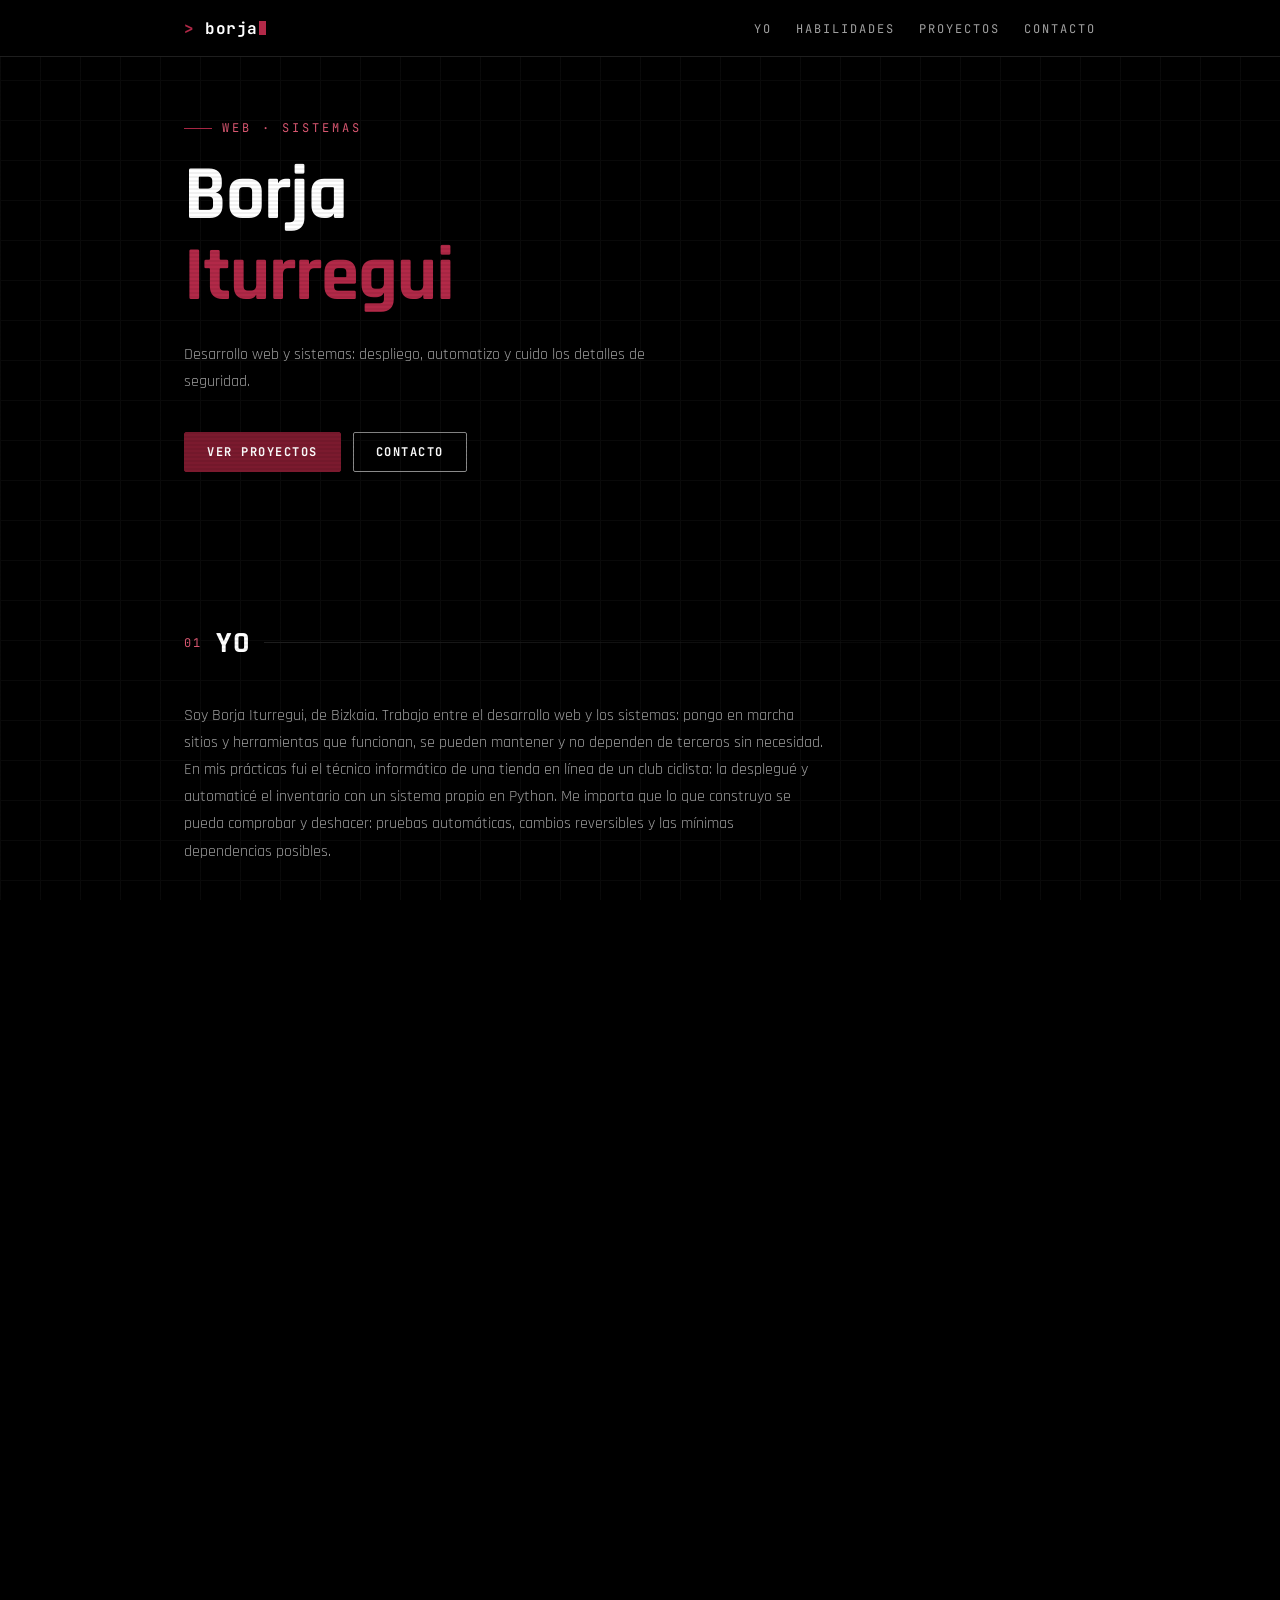
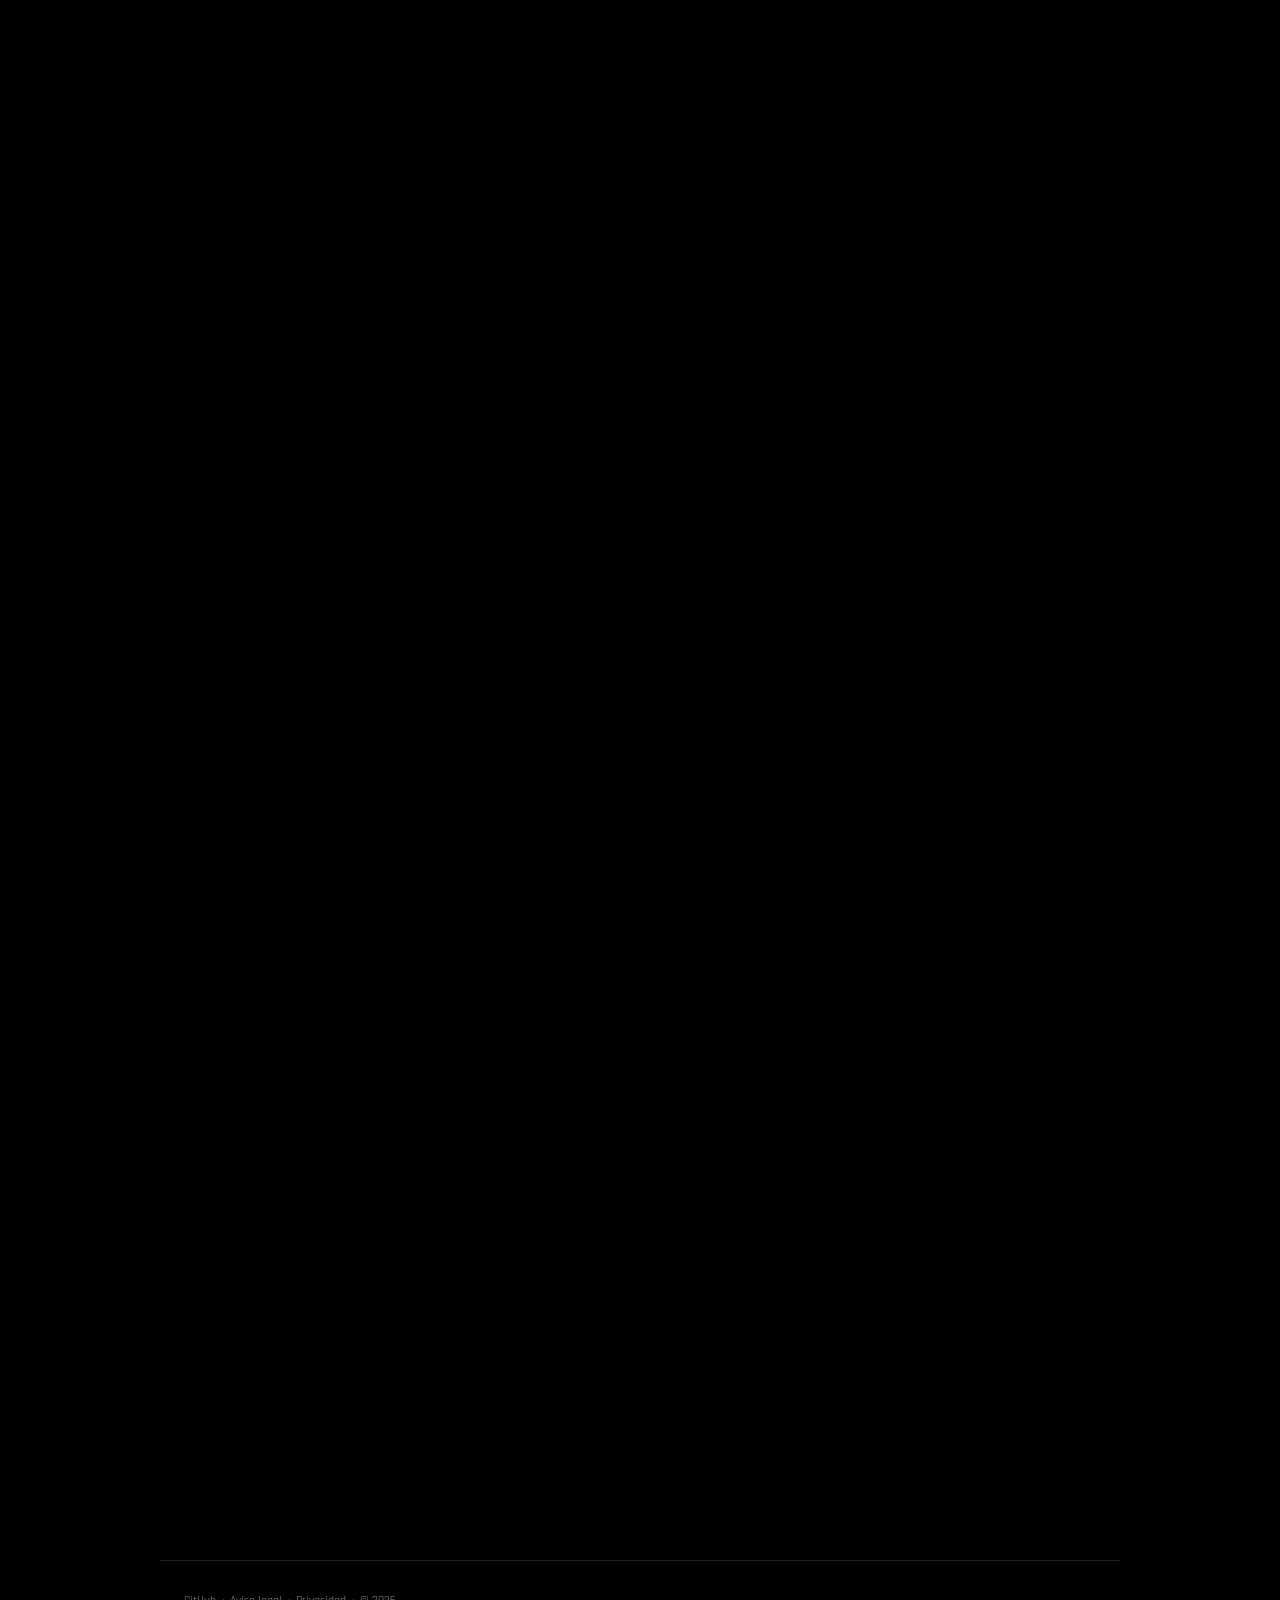
<file: index.html>
<!DOCTYPE html>
<html lang="es">
<head>
<meta charset="UTF-8" />
<meta http-equiv="Content-Security-Policy" content="default-src 'self'; script-src 'self'; style-src 'self'; img-src 'self'; font-src 'self'; connect-src 'self'; object-src 'none'; base-uri 'self'; form-action 'none'" />
<meta name="viewport" content="width=device-width, initial-scale=1.0" />
<title>Borja Iturregui — Web y sistemas</title>
<meta name="description" content="Desarrollo web y sistemas: sitios en WordPress y WooCommerce, herramientas en Python y automatización. Portafolio de Borja Iturregui, Bizkaia." />
<meta name="author" content="Borja Iturregui" />
<meta name="robots" content="index, follow" />
<link rel="canonical" href="https://borjaiturregui.github.io/" />
<link rel="icon" type="image/svg+xml" href="favicon.svg" />
<link rel="sitemap" type="application/xml" href="sitemap.xml" />
<meta property="og:type" content="website" />
<meta property="og:url" content="https://borjaiturregui.github.io/" />
<meta property="og:title" content="Borja Iturregui — Web y sistemas" />
<meta property="og:description" content="Desarrollo web y sistemas: sitios en WordPress y WooCommerce, herramientas en Python y automatización." />
<meta property="og:locale" content="es_ES" />
<meta property="og:image" content="https://borjaiturregui.github.io/og-image.png" />
<meta property="og:image:width" content="1200" />
<meta property="og:image:height" content="630" />
<meta property="og:image:alt" content="Borja Iturregui — Web y sistemas" />
<meta name="twitter:card" content="summary_large_image" />
<meta name="twitter:title" content="Borja Iturregui — Web y sistemas" />
<meta name="twitter:description" content="Desarrollo web y sistemas." />
<meta name="twitter:image" content="https://borjaiturregui.github.io/og-image.png" />
<script type="application/ld+json">
{
  "@context": "https://schema.org",
  "@type": "Person",
  "name": "Borja Iturregui",
  "url": "https://borjaiturregui.github.io",
  "description": "Desarrollo web y sistemas: sitios en WordPress y WooCommerce, herramientas en Python y automatización. Portafolio de Borja Iturregui, Bizkaia.",
  "knowsAbout": ["HTML", "CSS", "JavaScript", "PHP", "WordPress", "WooCommerce", "Python", "Bash", "SQL", "Git"],
  "address": {
    "@type": "PostalAddress",
    "addressLocality": "Getxo",
    "addressRegion": "Bizkaia",
    "addressCountry": "ES"
  },
  "sameAs": ["https://github.com/borjaiturregui"]
}
</script>

<!-- Marca <html class="js"> antes de pintar (animaciones de aparición) -->
<script src="assets/js/init.js"></script>

<link rel="stylesheet" href="assets/css/fonts.css" />
<link rel="stylesheet" href="assets/css/base.css" />
<link rel="stylesheet" href="assets/css/nav.css" />
<link rel="stylesheet" href="assets/css/hero.css" />
<link rel="stylesheet" href="assets/css/sections.css" />
<link rel="stylesheet" href="assets/css/footer.css" />
</head>
<body>
<div class="grid-bg"></div>

<!-- NAV -->
<nav>
  <div class="nav-inner">
    <a class="nav-logo" href="#">
      <span class="prompt">&gt;&nbsp;</span><span class="name">borja</span><span class="cursor"></span>
    </a>
    <ul class="nav-links">
      <li><a href="#yo">Yo</a></li>
      <li><a href="#habilidades">Habilidades</a></li>
      <li><a href="#proyectos">Proyectos</a></li>
      <li><a href="#contacto">Contacto</a></li>
    </ul>
    <button class="nav-burger" id="burger" aria-label="Menú" aria-expanded="false">
      <span></span><span></span><span></span>
    </button>
  </div>
  <div class="nav-drawer" id="drawer">
    <a href="#yo">Yo</a>
    <a href="#habilidades">Habilidades</a>
    <a href="#proyectos">Proyectos</a>
    <a href="#contacto">Contacto</a>
  </div>
</nav>

<!-- HERO -->
<header class="hero-wrap">
  <div class="hero">
    <div class="hero-tag fade-in">Web · Sistemas</div>
    <h1 class="fade-in delay-1">
      Borja
      <span class="line-red">Iturregui</span>
    </h1>
    <p class="hero-desc fade-in delay-2">
      Desarrollo web y sistemas: despliego, automatizo y cuido los detalles de seguridad.
    </p>
    <div class="hero-cta fade-in delay-3">
      <a class="btn btn-primary" href="#proyectos">Ver proyectos</a>
      <a class="btn btn-ghost" href="#contacto">Contacto</a>
    </div>
  </div>
</header>

<main>
<!-- YO -->
<section id="yo">
  <div class="section-header reveal">
    <span class="section-num">01</span>
    <h2 class="section-title">Yo</h2>
  </div>
  <div class="yo-texto reveal reveal-delay-1">
    <p>
      Soy Borja Iturregui, de Bizkaia. Trabajo entre el desarrollo web y los sistemas: pongo en marcha
      sitios y herramientas que funcionan, se pueden mantener y no dependen de terceros sin necesidad.
      En mis prácticas fui el técnico informático de una tienda en línea de un club ciclista: la desplegué
      y automaticé el inventario con un sistema propio en Python. Me importa que lo que construyo se pueda
      comprobar y deshacer: pruebas automáticas, cambios reversibles y las mínimas dependencias posibles.
    </p>
  </div>
</section>

<!-- HABILIDADES -->
<section id="habilidades">
  <div class="section-header reveal">
    <span class="section-num">02</span>
    <h2 class="section-title">Habilidades</h2>
  </div>

  <div class="areas-grid">

    <!-- Web -->
    <div class="area-card reveal reveal-delay-1">
      <div class="area-name">Web</div>
      <ul class="area-tags skill-tags">
        <li class="area-tag skill"><img src="assets/icons/HTML.svg" alt="" width="20" height="20">HTML</li>
        <li class="area-tag skill"><img src="assets/icons/CSS.svg" alt="" width="20" height="20">CSS</li>
        <li class="area-tag skill"><img src="assets/icons/JavaScript.svg" alt="" width="20" height="20">JavaScript</li>
        <li class="area-tag skill"><img src="assets/icons/PHP-Dark.svg" alt="" width="20" height="20">PHP</li>
        <li class="area-tag skill"><img src="assets/icons/Wordpress.svg" alt="" width="20" height="20">WordPress</li>
        <li class="area-tag skill">WooCommerce</li>
        <li class="area-tag skill">Elementor</li>
        <li class="area-tag skill"><img src="assets/icons/FastAPI.svg" alt="" width="20" height="20">FastAPI</li>
      </ul>
    </div>

    <!-- Sistemas y automatización -->
    <div class="area-card reveal reveal-delay-2">
      <div class="area-name">Sistemas y automatización</div>
      <ul class="area-tags skill-tags">
        <li class="area-tag skill"><img src="assets/icons/Python-Dark.svg" alt="" width="20" height="20">Python</li>
        <li class="area-tag skill"><img src="assets/icons/Bash-Dark.svg" alt="" width="20" height="20">Bash</li>
        <li class="area-tag skill"><img src="assets/icons/Git.svg" alt="" width="20" height="20">Git</li>
        <li class="area-tag skill">GitHub Actions</li>
        <li class="area-tag skill">pytest</li>
        <li class="area-tag skill"><img src="assets/icons/Windows-Dark.svg" alt="" width="20" height="20">Windows</li>
        <li class="area-tag skill"><img src="assets/icons/Docker.svg" alt="" width="20" height="20">Docker</li>
        <li class="area-tag skill"><img src="assets/icons/Nginx.svg" alt="" width="20" height="20">Nginx</li>
        <li class="area-tag skill">SQL</li>
        <li class="area-tag skill">MCP</li>
        <li class="area-tag skill">Whisper</li>
      </ul>
    </div>

    <!-- Android y programación -->
    <div class="area-card reveal reveal-delay-3">
      <div class="area-name">Android y programación</div>
      <ul class="area-tags skill-tags">
        <li class="area-tag skill"><img src="assets/icons/Kotlin-Dark.svg" alt="" width="20" height="20">Kotlin</li>
        <li class="area-tag skill"><img src="assets/icons/AndroidStudio-Dark.svg" alt="" width="20" height="20">Android Studio</li>
        <li class="area-tag skill"><img src="assets/icons/C.svg" alt="" width="20" height="20">C</li>
        <li class="area-tag skill"><img src="assets/icons/Sublime-Dark.svg" alt="" width="20" height="20">Sublime Text</li>
      </ul>
    </div>

    <!-- Fundamentos de redes -->
    <div class="area-card reveal reveal-delay-4">
      <div class="area-name">Fundamentos de redes</div>
      <ul class="area-tags skill-tags">
        <li class="area-tag skill">Wireshark</li>
        <li class="area-tag skill">Nmap</li>
        <li class="area-tag skill">GNS3</li>
      </ul>
    </div>

  </div>
</section>

<!-- PROYECTOS -->
<section id="proyectos">
  <div class="section-header reveal">
    <span class="section-num">03</span>
    <h2 class="section-title">Proyectos</h2>
  </div>

  <div class="projects-block">
    <div class="block-label reveal">Experiencia práctica</div>
    <div class="project-grid">
      <a class="project-card client featured reveal reveal-delay-1" href="https://phoenixsquadcyclingclub.com/" target="_blank" rel="noreferrer">
        <span class="proj-status status-live">En línea</span>
        <div class="proj-tag">Tienda en línea · Bilbao · 2026 · prácticas</div>
        <div class="proj-name">🚴 Phoenix Squad Cycling Club</div>
        <div class="proj-desc">
          Fui el técnico informático de las prácticas y me encargué de toda la parte técnica:
          despliegue de la tienda en WordPress y WooCommerce, pasarela de pago, cupones y formulario
          de preventa. Diseñé y programé yo un sistema propio de etiquetado EAN en Python para el
          catálogo y el inventario. La tienda física trabaja con TPV de Servibikes.
        </div>
        <div class="proj-result">Tienda en producción con preventa</div>
        <div class="proj-stack">
          <span class="stack-chip neutral">WordPress</span>
          <span class="stack-chip neutral">WooCommerce</span>
          <span class="stack-chip neutral">PHP</span>
          <span class="stack-chip neutral">Python</span>
          <span class="stack-chip neutral">HTML · CSS</span>
        </div>
      </a>

      <a class="project-card client featured reveal reveal-delay-2" href="https://facilitame.es/" target="_blank" rel="noreferrer">
        <span class="proj-status status-live">En línea</span>
        <div class="proj-tag">Rediseño web · Bilbao · 2026 · prácticas</div>
        <div class="proj-name">🧩 Facilítame</div>
        <div class="proj-desc">
          Rediseño de la web de una empresa de servicios para autónomos, empresas y asesorías.
          Construí el sistema de diseño en HTML y CSS y lo implementé en WordPress con Elementor
          y un tema hijo de The7. Mi parte fue el rediseño y su implementación web, no la
          plataforma de la empresa.
        </div>
        <div class="proj-result">Sistema de diseño propio en HTML y CSS</div>
        <div class="proj-stack">
          <span class="stack-chip neutral">WordPress</span>
          <span class="stack-chip neutral">Elementor</span>
          <span class="stack-chip neutral">The7 (tema hijo)</span>
          <span class="stack-chip neutral">HTML · CSS</span>
        </div>
      </a>
    </div>
  </div>

  <div class="projects-block">
    <div class="block-label reveal">Proyectos propios</div>
    <div class="project-grid">
      <a class="project-card reveal reveal-delay-1" href="https://github.com/borjaiturregui/Organizador-archivos" target="_blank" rel="noreferrer">
        <div class="proj-tag">Herramienta propia · Python</div>
        <div class="proj-name">🗂️ Organizador de archivos</div>
        <div class="proj-desc">
          Herramienta que analiza carpetas (duplicados, basura, archivos grandes) y las organiza
          moviendo a una cuarentena reversible: nunca borra nada. Tiene línea de órdenes e interfaz
          web local, comprueba el contenido con SHA-256 antes de mover y guarda un registro para restaurar.
        </div>
        <div class="proj-result">99 pruebas · CI en Windows</div>
        <div class="proj-stack">
          <span class="stack-chip neutral">Python</span>
          <span class="stack-chip neutral">FastAPI</span>
          <span class="stack-chip neutral">pytest</span>
          <span class="stack-chip neutral">GitHub Actions</span>
        </div>
      </a>

      <a class="project-card reveal reveal-delay-2" href="https://github.com/borjaiturregui/borjaiturregui.github.io" target="_blank" rel="noreferrer">
        <div class="proj-name">🌐 Este portafolio</div>
        <div class="proj-desc">
          Sitio estático con política de seguridad de contenidos estricta y tipografías locales. Código abierto.
        </div>
        <div class="proj-result">Sin cookies ni terceros</div>
        <div class="proj-stack">
          <span class="stack-chip neutral">HTML</span>
          <span class="stack-chip neutral">CSS</span>
          <span class="stack-chip neutral">JavaScript</span>
        </div>
      </a>
    </div>
  </div>
</section>

<!-- CONTACTO -->
<section id="contacto">
  <div class="section-header reveal">
    <span class="section-num">04</span>
    <h2 class="section-title">Contacto</h2>
  </div>
  <p class="contact-intro reveal reveal-delay-1">
    ¿Tienes un proyecto o una consulta técnica? <strong>Escríbeme y te respondo.</strong>
  </p>
  <div class="contact-card reveal reveal-delay-2">
    <span class="contact-label">Correo electrónico</span>
    <a class="contact-email" href="mailto:borjaituzu@gmail.com">borjaituzu@gmail.com</a>
    <span class="contact-label">GitHub</span>
    <a class="contact-email" href="https://github.com/borjaiturregui" target="_blank" rel="noopener">github.com/borjaiturregui</a>
    <ul class="contact-notas">
      <li>Getxo, Bizkaia &mdash; disponible en remoto</li>
    </ul>
    <p class="contact-privacidad">
      Si me escribes, usaré tus datos solo para responderte.
      Más información en la <a href="privacidad.html">política de privacidad</a>.
    </p>
  </div>
</section>

</main>

<!-- FOOTER -->
<footer>
  <p class="footer-legal">
    <a href="https://github.com/borjaiturregui" target="_blank" rel="noopener">GitHub</a>
    &nbsp;·&nbsp;
    <a href="aviso-legal.html">Aviso legal</a>
    &nbsp;·&nbsp;
    <a href="privacidad.html">Privacidad</a>
    &nbsp;·&nbsp;
    &copy; 2026
  </p>
</footer>

<script src="assets/js/nav.js"></script>
<script src="assets/js/reveal.js"></script>
</body>
</html>
</file>
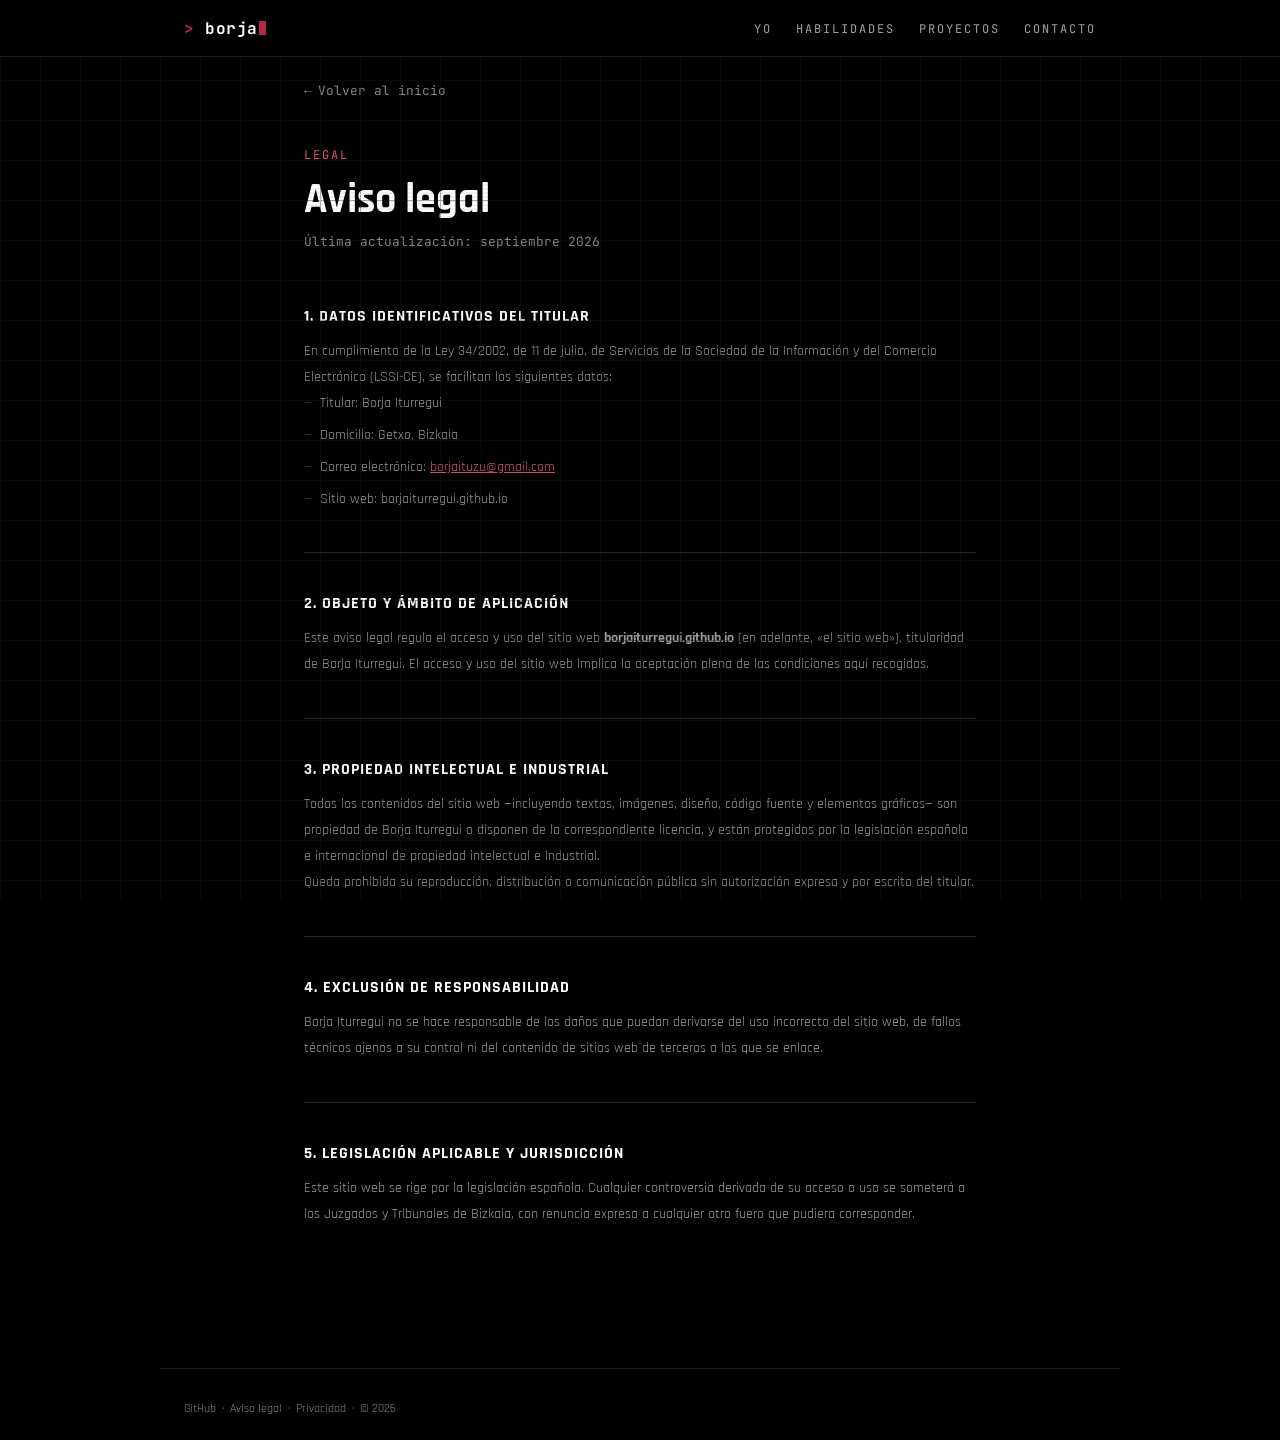
<file: aviso-legal.html>
<!DOCTYPE html>
<html lang="es">
<head>
<meta charset="UTF-8" />
<meta http-equiv="Content-Security-Policy" content="default-src 'self'; script-src 'self'; style-src 'self'; img-src 'self'; font-src 'self'; connect-src 'self'; object-src 'none'; base-uri 'self'; form-action 'none'" />
<meta name="viewport" content="width=device-width, initial-scale=1.0" />
<title>Aviso legal — Borja Iturregui</title>
<meta name="description" content="Aviso legal de Borja Iturregui — administración de sistemas y redes en Getxo, Bizkaia." />
<meta name="robots" content="noindex, follow" />
<link rel="icon" type="image/svg+xml" href="favicon.svg" />
<link rel="stylesheet" href="assets/css/fonts.css" />
<link rel="stylesheet" href="assets/css/base.css" />
<link rel="stylesheet" href="assets/css/nav.css" />
<link rel="stylesheet" href="assets/css/hero.css" />
<link rel="stylesheet" href="assets/css/sections.css" />
<link rel="stylesheet" href="assets/css/footer.css" />
<link rel="stylesheet" href="assets/css/legal.css" />
</head>
<body>
<div class="grid-bg"></div>

<!-- NAV -->
<nav>
  <div class="nav-inner">
    <a class="nav-logo" href="index.html">
      <span class="prompt">&gt;&nbsp;</span><span class="name">borja</span><span class="cursor"></span>
    </a>
    <ul class="nav-links">
      <li><a href="index.html#yo">Yo</a></li>
      <li><a href="index.html#habilidades">Habilidades</a></li>
      <li><a href="index.html#proyectos">Proyectos</a></li>
      <li><a href="index.html#contacto">Contacto</a></li>
    </ul>
    <button class="nav-burger" id="burger" aria-label="Menú" aria-expanded="false">
      <span></span><span></span><span></span>
    </button>
  </div>
  <div class="nav-drawer" id="drawer">
    <a href="index.html#yo">Yo</a>
    <a href="index.html#habilidades">Habilidades</a>
    <a href="index.html#proyectos">Proyectos</a>
    <a href="index.html#contacto">Contacto</a>
  </div>
</nav>

<main>
  <div class="legal-wrap">

    <a class="legal-volver" href="index.html">Volver al inicio</a>

    <p class="legal-etiqueta">Legal</p>
    <h1 class="legal-titulo">Aviso legal</h1>
    <p class="legal-fecha">Última actualización: septiembre 2026</p>

    <div class="legal-seccion">
      <h2>1. Datos identificativos del titular</h2>
      <p>
        En cumplimiento de la Ley 34/2002, de 11 de julio, de Servicios de la Sociedad de la
        Información y del Comercio Electrónico (LSSI-CE), se facilitan los siguientes datos:
      </p>
      <ul>
        <li>Titular: Borja Iturregui</li>
        <li>Domicilio: Getxo, Bizkaia</li>
        <li>Correo electrónico: <a href="mailto:borjaituzu@gmail.com" class="legal-enlace">borjaituzu@gmail.com</a></li>
        <li>Sitio web: borjaiturregui.github.io</li>
      </ul>
    </div>

    <hr class="legal-separador" />

    <div class="legal-seccion">
      <h2>2. Objeto y ámbito de aplicación</h2>
      <p>
        Este aviso legal regula el acceso y uso del sitio web <strong>borjaiturregui.github.io</strong>
        (en adelante, «el sitio web»), titularidad de Borja Iturregui.
        El acceso y uso del sitio web implica la aceptación plena de las condiciones aquí recogidas.
      </p>
    </div>

    <hr class="legal-separador" />

    <div class="legal-seccion">
      <h2>3. Propiedad intelectual e industrial</h2>
      <p>
        Todos los contenidos del sitio web —incluyendo textos, imágenes, diseño, código fuente
        y elementos gráficos— son propiedad de Borja Iturregui o disponen de la correspondiente
        licencia, y están protegidos por la legislación española e internacional de propiedad
        intelectual e industrial.
      </p>
      <p>
        Queda prohibida su reproducción, distribución o comunicación pública sin autorización
        expresa y por escrito del titular.
      </p>
    </div>

    <hr class="legal-separador" />

    <div class="legal-seccion">
      <h2>4. Exclusión de responsabilidad</h2>
      <p>
        Borja Iturregui no se hace responsable de los daños que puedan derivarse del uso
        incorrecto del sitio web, de fallos técnicos ajenos a su control ni del contenido
        de sitios web de terceros a los que se enlace.
      </p>
    </div>

    <hr class="legal-separador" />

    <div class="legal-seccion">
      <h2>5. Legislación aplicable y jurisdicción</h2>
      <p>
        Este sitio web se rige por la legislación española. Cualquier controversia derivada
        de su acceso o uso se someterá a los Juzgados y Tribunales de Bizkaia, con renuncia
        expresa a cualquier otro fuero que pudiera corresponder.
      </p>
    </div>

  </div>
</main>

<!-- FOOTER -->
<footer>
  <p class="footer-legal">
    <a href="https://github.com/borjaiturregui" target="_blank" rel="noopener">GitHub</a>
    &nbsp;·&nbsp;
    <a href="aviso-legal.html">Aviso legal</a>
    &nbsp;·&nbsp;
    <a href="privacidad.html">Privacidad</a>
    &nbsp;·&nbsp;
    &copy; 2026
  </p>
</footer>

<script src="assets/js/nav.js"></script>
</body>
</html>
</file>
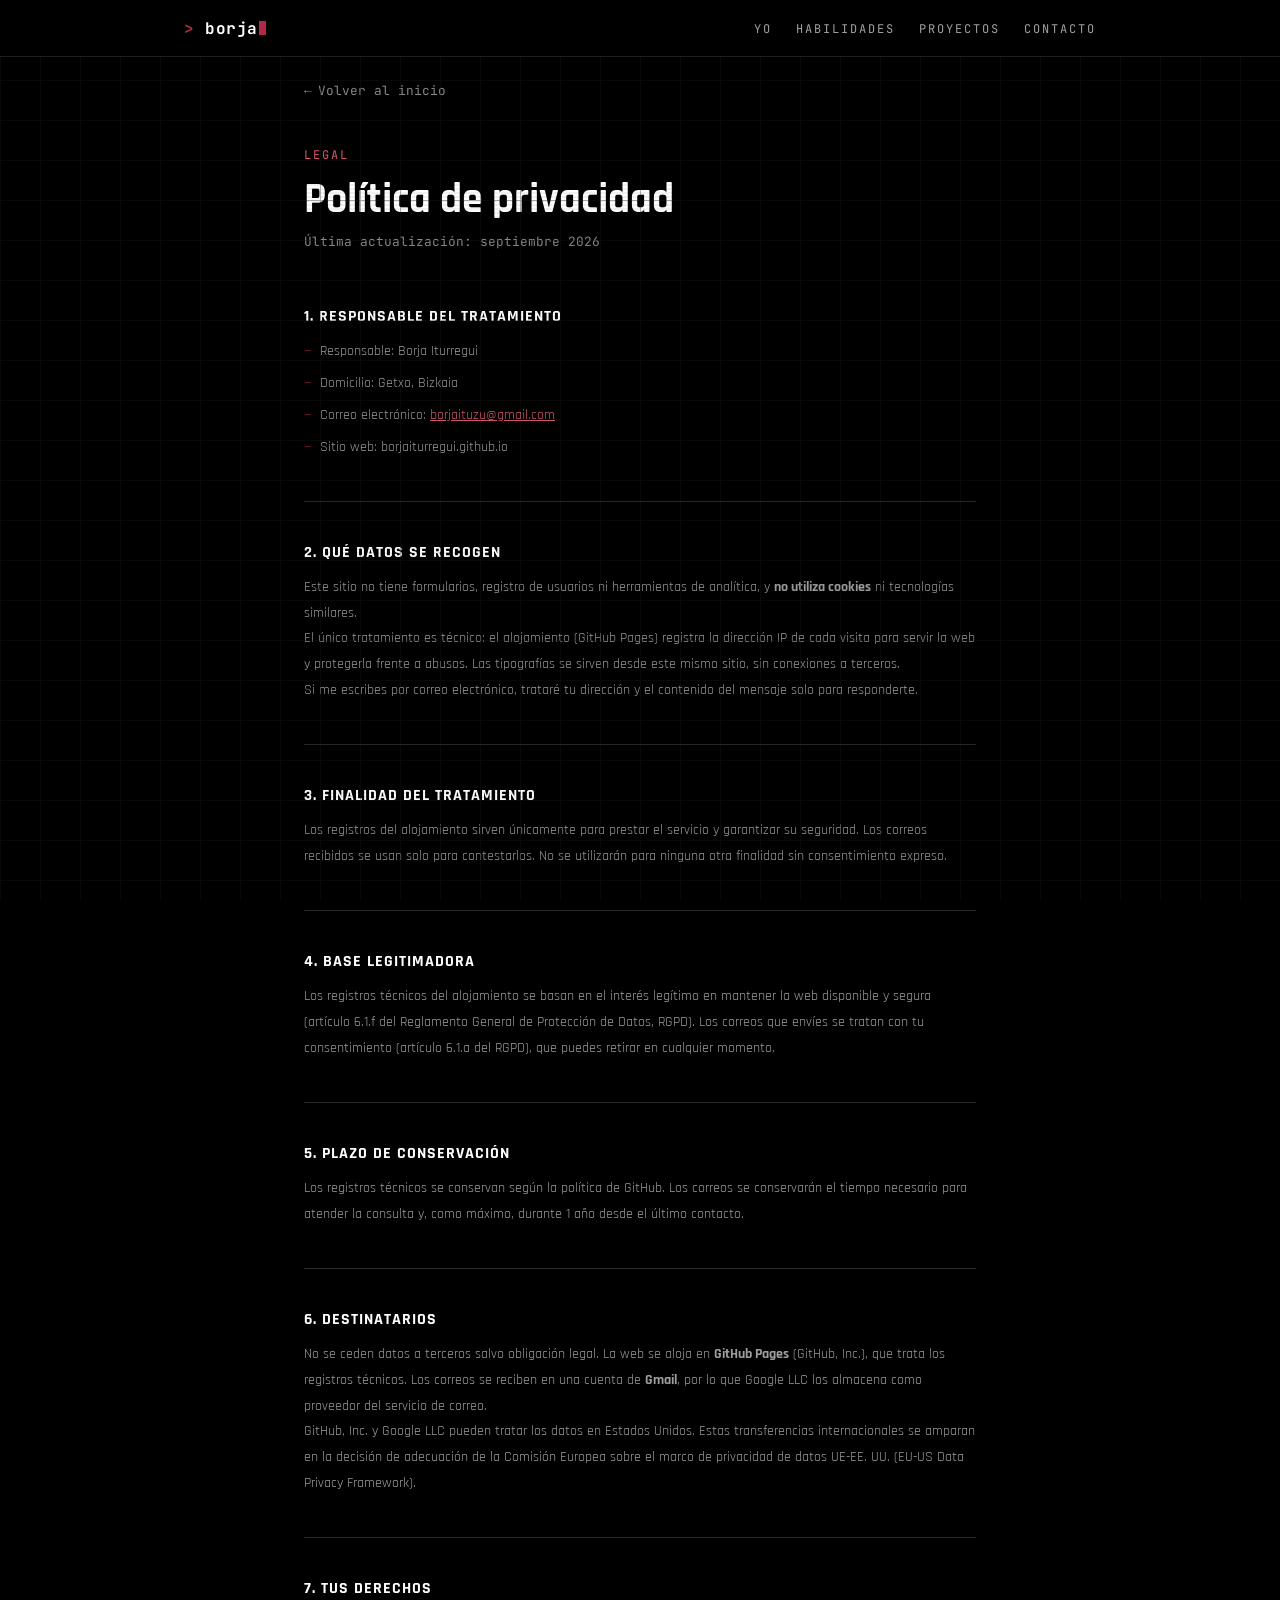
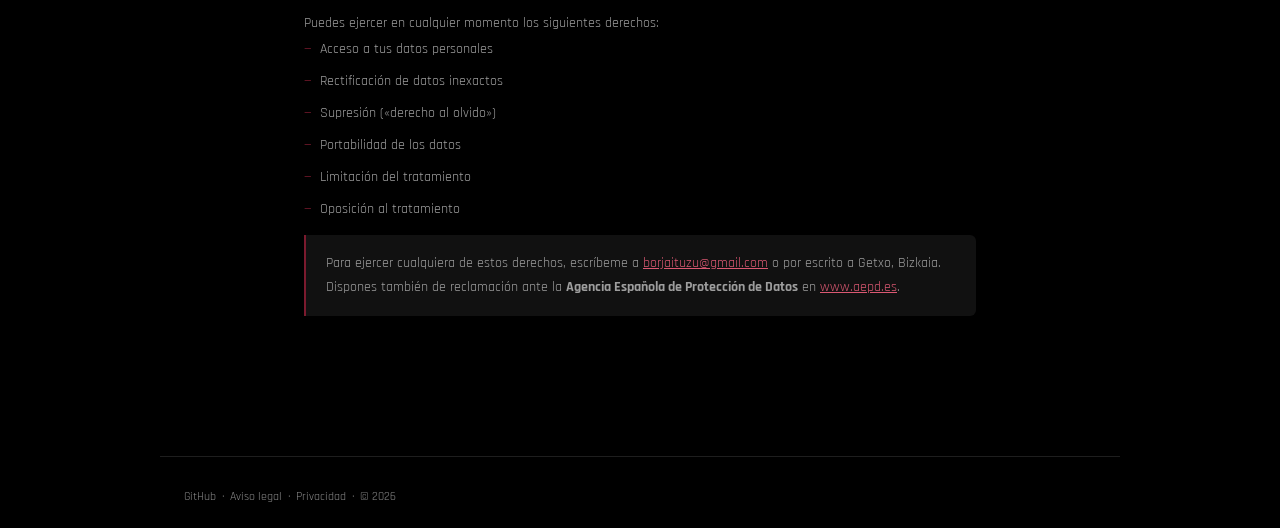
<file: privacidad.html>
<!DOCTYPE html>
<html lang="es">
<head>
<meta charset="UTF-8" />
<meta http-equiv="Content-Security-Policy" content="default-src 'self'; script-src 'self'; style-src 'self'; img-src 'self'; font-src 'self'; connect-src 'self'; object-src 'none'; base-uri 'self'; form-action 'none'" />
<meta name="viewport" content="width=device-width, initial-scale=1.0" />
<title>Política de privacidad — Borja Iturregui</title>
<meta name="description" content="Política de privacidad de Borja Iturregui — qué datos se tratan en este sitio y cómo ejercer tus derechos." />
<meta name="robots" content="noindex, follow" />
<link rel="icon" type="image/svg+xml" href="favicon.svg" />
<link rel="stylesheet" href="assets/css/fonts.css" />
<link rel="stylesheet" href="assets/css/base.css" />
<link rel="stylesheet" href="assets/css/nav.css" />
<link rel="stylesheet" href="assets/css/hero.css" />
<link rel="stylesheet" href="assets/css/sections.css" />
<link rel="stylesheet" href="assets/css/footer.css" />
<link rel="stylesheet" href="assets/css/legal.css" />
</head>
<body>
<div class="grid-bg"></div>

<!-- NAV -->
<nav>
  <div class="nav-inner">
    <a class="nav-logo" href="index.html">
      <span class="prompt">&gt;&nbsp;</span><span class="name">borja</span><span class="cursor"></span>
    </a>
    <ul class="nav-links">
      <li><a href="index.html#yo">Yo</a></li>
      <li><a href="index.html#habilidades">Habilidades</a></li>
      <li><a href="index.html#proyectos">Proyectos</a></li>
      <li><a href="index.html#contacto">Contacto</a></li>
    </ul>
    <button class="nav-burger" id="burger" aria-label="Menú" aria-expanded="false">
      <span></span><span></span><span></span>
    </button>
  </div>
  <div class="nav-drawer" id="drawer">
    <a href="index.html#yo">Yo</a>
    <a href="index.html#habilidades">Habilidades</a>
    <a href="index.html#proyectos">Proyectos</a>
    <a href="index.html#contacto">Contacto</a>
  </div>
</nav>

<main>
  <div class="legal-wrap">

    <a class="legal-volver" href="index.html">Volver al inicio</a>

    <p class="legal-etiqueta">Legal</p>
    <h1 class="legal-titulo">Política de privacidad</h1>
    <p class="legal-fecha">Última actualización: septiembre 2026</p>

    <div class="legal-seccion">
      <h2>1. Responsable del tratamiento</h2>
      <ul>
        <li>Responsable: Borja Iturregui</li>
        <li>Domicilio: Getxo, Bizkaia</li>
        <li>Correo electrónico: <a href="mailto:borjaituzu@gmail.com" class="legal-enlace">borjaituzu@gmail.com</a></li>
        <li>Sitio web: borjaiturregui.github.io</li>
      </ul>
    </div>

    <hr class="legal-separador" />

    <div class="legal-seccion">
      <h2>2. Qué datos se recogen</h2>
      <p>
        Este sitio no tiene formularios, registro de usuarios ni herramientas de analítica,
        y <strong>no utiliza cookies</strong> ni tecnologías similares.
      </p>
      <p>
        El único tratamiento es técnico: el alojamiento (GitHub Pages) registra la
        dirección IP de cada visita para servir la web y protegerla frente a abusos.
        Las tipografías se sirven desde este mismo sitio, sin conexiones a terceros.
      </p>
      <p>
        Si me escribes por correo electrónico, trataré tu dirección y el contenido del
        mensaje solo para responderte.
      </p>
    </div>

    <hr class="legal-separador" />

    <div class="legal-seccion">
      <h2>3. Finalidad del tratamiento</h2>
      <p>
        Los registros del alojamiento sirven únicamente para prestar el servicio y
        garantizar su seguridad. Los correos recibidos se usan solo para contestarlos.
        No se utilizarán para ninguna otra finalidad sin consentimiento expreso.
      </p>
    </div>

    <hr class="legal-separador" />

    <div class="legal-seccion">
      <h2>4. Base legitimadora</h2>
      <p>
        Los registros técnicos del alojamiento se basan en el interés legítimo en
        mantener la web disponible y segura (artículo 6.1.f del Reglamento General de
        Protección de Datos, RGPD). Los correos que envíes se tratan con tu
        consentimiento (artículo 6.1.a del RGPD), que puedes retirar en cualquier momento.
      </p>
    </div>

    <hr class="legal-separador" />

    <div class="legal-seccion">
      <h2>5. Plazo de conservación</h2>
      <p>
        Los registros técnicos se conservan según la política de GitHub. Los correos se
        conservarán el tiempo necesario para atender la consulta y, como máximo, durante
        1 año desde el último contacto.
      </p>
    </div>

    <hr class="legal-separador" />

    <div class="legal-seccion">
      <h2>6. Destinatarios</h2>
      <p>
        No se ceden datos a terceros salvo obligación legal. La web se aloja en
        <strong>GitHub Pages</strong> (GitHub, Inc.), que trata los registros técnicos.
        Los correos se reciben en una cuenta de <strong>Gmail</strong>, por lo que
        Google LLC los almacena como proveedor del servicio de correo.
      </p>
      <p>
        GitHub, Inc. y Google LLC pueden tratar los datos en Estados Unidos. Estas
        transferencias internacionales se amparan en la decisión de adecuación de la
        Comisión Europea sobre el marco de privacidad de datos UE-EE. UU.
        (EU-US Data Privacy Framework).
      </p>
    </div>

    <hr class="legal-separador" />

    <div class="legal-seccion">
      <h2>7. Tus derechos</h2>
      <p>Puedes ejercer en cualquier momento los siguientes derechos:</p>
      <ul>
        <li>Acceso a tus datos personales</li>
        <li>Rectificación de datos inexactos</li>
        <li>Supresión («derecho al olvido»)</li>
        <li>Portabilidad de los datos</li>
        <li>Limitación del tratamiento</li>
        <li>Oposición al tratamiento</li>
      </ul>
      <div class="legal-destacado">
        <p>
          Para ejercer cualquiera de estos derechos, escríbeme a
          <a href="mailto:borjaituzu@gmail.com" class="legal-enlace">borjaituzu@gmail.com</a>
          o por escrito a Getxo, Bizkaia.
          Dispones también de reclamación ante la
          <strong>Agencia Española de Protección de Datos</strong> en
          <a href="https://www.aepd.es" target="_blank" rel="noopener" class="legal-enlace">www.aepd.es</a>.
        </p>
      </div>
    </div>

  </div>
</main>

<!-- FOOTER -->
<footer>
  <p class="footer-legal">
    <a href="https://github.com/borjaiturregui" target="_blank" rel="noopener">GitHub</a>
    &nbsp;·&nbsp;
    <a href="aviso-legal.html">Aviso legal</a>
    &nbsp;·&nbsp;
    <a href="privacidad.html">Privacidad</a>
    &nbsp;·&nbsp;
    &copy; 2026
  </p>
</footer>

<script src="assets/js/nav.js"></script>
</body>
</html>
</file>
<file: assets/css/fonts.css>
/* fonts.css — Tipografías servidas desde el propio sitio (sin peticiones a Google Fonts)
   Rajdhani y JetBrains Mono — SIL Open Font License 1.1 */

/* latin-ext */
@font-face {
  font-family: 'JetBrains Mono';
  font-style: normal;
  font-weight: 400;
  font-display: swap;
  src: url('../fonts/jetbrains-mono-latin-ext.woff2') format('woff2');
  unicode-range: U+0100-02BA, U+02BD-02C5, U+02C7-02CC, U+02CE-02D7, U+02DD-02FF, U+0304, U+0308, U+0329, U+1D00-1DBF, U+1E00-1E9F, U+1EF2-1EFF, U+2020, U+20A0-20AB, U+20AD-20C0, U+2113, U+2C60-2C7F, U+A720-A7FF;
}

/* latin */
@font-face {
  font-family: 'JetBrains Mono';
  font-style: normal;
  font-weight: 400;
  font-display: swap;
  src: url('../fonts/jetbrains-mono-latin.woff2') format('woff2');
  unicode-range: U+0000-00FF, U+0131, U+0152-0153, U+02BB-02BC, U+02C6, U+02DA, U+02DC, U+0304, U+0308, U+0329, U+2000-206F, U+20AC, U+2122, U+2191, U+2193, U+2212, U+2215, U+FEFF, U+FFFD;
}

/* latin-ext */
@font-face {
  font-family: 'JetBrains Mono';
  font-style: normal;
  font-weight: 700;
  font-display: swap;
  src: url('../fonts/jetbrains-mono-latin-ext.woff2') format('woff2');
  unicode-range: U+0100-02BA, U+02BD-02C5, U+02C7-02CC, U+02CE-02D7, U+02DD-02FF, U+0304, U+0308, U+0329, U+1D00-1DBF, U+1E00-1E9F, U+1EF2-1EFF, U+2020, U+20A0-20AB, U+20AD-20C0, U+2113, U+2C60-2C7F, U+A720-A7FF;
}

/* latin */
@font-face {
  font-family: 'JetBrains Mono';
  font-style: normal;
  font-weight: 700;
  font-display: swap;
  src: url('../fonts/jetbrains-mono-latin.woff2') format('woff2');
  unicode-range: U+0000-00FF, U+0131, U+0152-0153, U+02BB-02BC, U+02C6, U+02DA, U+02DC, U+0304, U+0308, U+0329, U+2000-206F, U+20AC, U+2122, U+2191, U+2193, U+2212, U+2215, U+FEFF, U+FFFD;
}

/* latin-ext */
@font-face {
  font-family: 'Rajdhani';
  font-style: normal;
  font-weight: 400;
  font-display: swap;
  src: url('../fonts/rajdhani-400-latin-ext.woff2') format('woff2');
  unicode-range: U+0100-02BA, U+02BD-02C5, U+02C7-02CC, U+02CE-02D7, U+02DD-02FF, U+0304, U+0308, U+0329, U+1D00-1DBF, U+1E00-1E9F, U+1EF2-1EFF, U+2020, U+20A0-20AB, U+20AD-20C0, U+2113, U+2C60-2C7F, U+A720-A7FF;
}

/* latin */
@font-face {
  font-family: 'Rajdhani';
  font-style: normal;
  font-weight: 400;
  font-display: swap;
  src: url('../fonts/rajdhani-400-latin.woff2') format('woff2');
  unicode-range: U+0000-00FF, U+0131, U+0152-0153, U+02BB-02BC, U+02C6, U+02DA, U+02DC, U+0304, U+0308, U+0329, U+2000-206F, U+20AC, U+2122, U+2191, U+2193, U+2212, U+2215, U+FEFF, U+FFFD;
}

/* latin-ext */
@font-face {
  font-family: 'Rajdhani';
  font-style: normal;
  font-weight: 500;
  font-display: swap;
  src: url('../fonts/rajdhani-500-latin-ext.woff2') format('woff2');
  unicode-range: U+0100-02BA, U+02BD-02C5, U+02C7-02CC, U+02CE-02D7, U+02DD-02FF, U+0304, U+0308, U+0329, U+1D00-1DBF, U+1E00-1E9F, U+1EF2-1EFF, U+2020, U+20A0-20AB, U+20AD-20C0, U+2113, U+2C60-2C7F, U+A720-A7FF;
}

/* latin */
@font-face {
  font-family: 'Rajdhani';
  font-style: normal;
  font-weight: 500;
  font-display: swap;
  src: url('../fonts/rajdhani-500-latin.woff2') format('woff2');
  unicode-range: U+0000-00FF, U+0131, U+0152-0153, U+02BB-02BC, U+02C6, U+02DA, U+02DC, U+0304, U+0308, U+0329, U+2000-206F, U+20AC, U+2122, U+2191, U+2193, U+2212, U+2215, U+FEFF, U+FFFD;
}

/* latin-ext */
@font-face {
  font-family: 'Rajdhani';
  font-style: normal;
  font-weight: 600;
  font-display: swap;
  src: url('../fonts/rajdhani-600-latin-ext.woff2') format('woff2');
  unicode-range: U+0100-02BA, U+02BD-02C5, U+02C7-02CC, U+02CE-02D7, U+02DD-02FF, U+0304, U+0308, U+0329, U+1D00-1DBF, U+1E00-1E9F, U+1EF2-1EFF, U+2020, U+20A0-20AB, U+20AD-20C0, U+2113, U+2C60-2C7F, U+A720-A7FF;
}

/* latin */
@font-face {
  font-family: 'Rajdhani';
  font-style: normal;
  font-weight: 600;
  font-display: swap;
  src: url('../fonts/rajdhani-600-latin.woff2') format('woff2');
  unicode-range: U+0000-00FF, U+0131, U+0152-0153, U+02BB-02BC, U+02C6, U+02DA, U+02DC, U+0304, U+0308, U+0329, U+2000-206F, U+20AC, U+2122, U+2191, U+2193, U+2212, U+2215, U+FEFF, U+FFFD;
}

/* latin-ext */
@font-face {
  font-family: 'Rajdhani';
  font-style: normal;
  font-weight: 700;
  font-display: swap;
  src: url('../fonts/rajdhani-700-latin-ext.woff2') format('woff2');
  unicode-range: U+0100-02BA, U+02BD-02C5, U+02C7-02CC, U+02CE-02D7, U+02DD-02FF, U+0304, U+0308, U+0329, U+1D00-1DBF, U+1E00-1E9F, U+1EF2-1EFF, U+2020, U+20A0-20AB, U+20AD-20C0, U+2113, U+2C60-2C7F, U+A720-A7FF;
}

/* latin */
@font-face {
  font-family: 'Rajdhani';
  font-style: normal;
  font-weight: 700;
  font-display: swap;
  src: url('../fonts/rajdhani-700-latin.woff2') format('woff2');
  unicode-range: U+0000-00FF, U+0131, U+0152-0153, U+02BB-02BC, U+02C6, U+02DA, U+02DC, U+0304, U+0308, U+0329, U+2000-206F, U+20AC, U+2122, U+2191, U+2193, U+2212, U+2215, U+FEFF, U+FFFD;
}
</file>
<file: assets/css/base.css>
/* base.css — Variables CSS, reset, fondo de cuadrícula y animaciones globales
   Autor: Borja Iturregui — borjaiturregui.github.io */

:root {
  --black:   #000000;
  --card:    #161616;
  --border:  #1e1e1e;
  --red:     #7B1A2E;
  --red-hi:  #B22948;
  --red-text: #DB5872; /* rojo para texto pequeño: ≥ 4,5:1 sobre negro, tarjetas y etiquetas rojas */
  --red-dim: rgba(123, 26, 46, 0.18);
  --white:   #ffffff;
  --muted:   #a0a0a0;
  --dim:     #8a8a8a;
  --green:   #3fb950;
  --mono:    'JetBrains Mono', 'Courier New', monospace;
  --display: 'Rajdhani', sans-serif;
  --body:    'Rajdhani', sans-serif;
}

*, *::before, *::after { margin: 0; padding: 0; box-sizing: border-box; }

html { scroll-behavior: smooth; }

body {
  background: var(--black);
  color: var(--white);
  font-family: var(--body);
  font-size: 16px;
  overflow-x: hidden;
  cursor: crosshair;
}

body::after {
  content: '';
  position: fixed; inset: 0;
  background: repeating-linear-gradient(0deg, transparent, transparent 2px, rgba(0,0,0,0.06) 2px, rgba(0,0,0,0.06) 4px);
  pointer-events: none; z-index: 100;
}

.grid-bg {
  position: fixed; inset: 0;
  background-image: linear-gradient(var(--border) 1px, transparent 1px), linear-gradient(90deg, var(--border) 1px, transparent 1px);
  background-size: 40px 40px;
  opacity: 0.35; z-index: 0; pointer-events: none;
}

/* ── FOCO VISIBLE ── */
a:focus-visible, button:focus-visible { outline: 2px solid var(--red-text); outline-offset: 3px; }

/* ── KEYFRAMES ── */
@keyframes fadeup { from { opacity: 0; transform: translateY(18px); } to { opacity: 1; transform: translateY(0); } }
@keyframes blink  { 0%, 100% { opacity: 1; } 50% { opacity: 0; } }

/* ── ANIMACIONES DE ENTRADA ── */
.fade-in  { animation: fadeup 0.8s ease both; }
.delay-1  { animation-delay: 0.10s; }
.delay-2  { animation-delay: 0.20s; }
.delay-3  { animation-delay: 0.35s; }
.delay-4  { animation-delay: 0.50s; }

/* ── SCROLL REVEAL ──
   Solo se oculta el contenido si hay JS (init.js añade .js a <html>);
   sin JS todo queda visible. */
.js .reveal { opacity: 0; transform: translateY(24px); transition: opacity 0.65s ease, transform 0.65s ease; }
.js .reveal.visible { opacity: 1; transform: translateY(0); }
.reveal-delay-1 { transition-delay: 0.08s; }
.reveal-delay-2 { transition-delay: 0.16s; }
.reveal-delay-3 { transition-delay: 0.24s; }
.reveal-delay-4 { transition-delay: 0.32s; }

/* ── MOVIMIENTO REDUCIDO ── */
@media (prefers-reduced-motion: reduce) {
  html { scroll-behavior: auto; }
  *, *::before, *::after {
    animation-duration: 0.01ms !important;
    animation-iteration-count: 1 !important;
    transition-duration: 0.01ms !important;
    transition-delay: 0s !important;
  }
  .js .reveal { opacity: 1; transform: none; }
}
</file>
<file: assets/css/nav.css>
/* nav.css — Navegación fija, menú de escritorio y drawer móvil
   Autor: Borja Iturregui — borjaiturregui.github.io */

nav {
  position: fixed; top: 0; left: 0; right: 0;
  z-index: 200;
  background: rgba(0,0,0,0.93);
  backdrop-filter: blur(14px);
  border-bottom: 1px solid var(--border);
}

.nav-inner {
  max-width: 960px; margin: 0 auto; padding: 0 24px;
  height: 56px; display: flex; align-items: center; justify-content: space-between;
}

.nav-logo {
  font-family: var(--mono); font-size: 16px; font-weight: 700; letter-spacing: 0.5px;
  color: var(--white); text-decoration: none; white-space: nowrap;
  flex-shrink: 0; display: flex; align-items: center;
}
.nav-logo .prompt { color: var(--red-hi); }
.nav-logo .name   { color: var(--white); }
.nav-logo .cursor {
  display: inline-block; width: 7px; height: 14px;
  background: var(--red-hi); vertical-align: middle; margin-left: 1px;
  animation: blink 1s step-end infinite;
}

.nav-links { display: flex; gap: 24px; list-style: none; }
.nav-links a {
  font-family: var(--mono);
  color: var(--muted); text-decoration: none; font-size: 12px;
  letter-spacing: 2px; text-transform: uppercase; transition: color 0.2s; white-space: nowrap;
}
.nav-links a:hover { color: var(--red-text); }

.nav-burger { display: none; flex-direction: column; gap: 5px; background: none; border: none; cursor: crosshair; padding: 4px; }
.nav-burger span { display: block; width: 22px; height: 2px; background: var(--white); transition: transform 0.3s, opacity 0.3s; }
.nav-burger.active span:nth-child(1) { transform: translateY(7px) rotate(45deg); }
.nav-burger.active span:nth-child(2) { opacity: 0; }
.nav-burger.active span:nth-child(3) { transform: translateY(-7px) rotate(-45deg); }

.nav-drawer {
  display: none; flex-direction: column;
  background: rgba(0,0,0,0.97); border-top: 1px solid var(--border);
  max-height: 0; overflow: hidden; visibility: hidden;
  transition: max-height 0.35s ease, padding 0.2s, visibility 0s linear 0.35s;
}
/* visibility: hidden saca los enlaces del orden de tabulación con el menú cerrado */
.nav-drawer.open { max-height: 380px; padding: 8px 0; visibility: visible; transition-delay: 0s; }
.nav-drawer a {
  color: var(--muted); text-decoration: none; font-size: 12px;
  letter-spacing: 2px; text-transform: uppercase; padding: 14px 24px;
  border-bottom: 1px solid var(--border); transition: color 0.2s, background 0.2s;
}
.nav-drawer a:last-child { border-bottom: none; }
.nav-drawer a:hover { color: var(--red-text); background: rgba(178,41,72,0.05); }

@media (max-width: 720px) {
  .nav-links  { display: none; }
  .nav-burger { display: flex; }
  .nav-drawer { display: flex; }
}
</file>
<file: assets/css/hero.css>
/* hero.css — Sección hero, tipografía principal y estilos de botones
   Autor: Borja Iturregui — borjaiturregui.github.io */

.hero-wrap { position: relative; z-index: 1; max-width: 960px; margin: 0 auto; padding: 0 24px; }
.hero {
  display: flex;
  flex-direction: column;
  max-width: 640px;
  padding: 120px 0 80px;
}

.hero-tag { font-family: var(--mono); font-size: 12px; letter-spacing: 3px; text-transform: uppercase; color: var(--red-text); margin-bottom: 20px; display: flex; align-items: center; gap: 10px; }
.hero-tag::before { content: ''; width: 28px; height: 1px; background: var(--red-hi); }

.hero h1 { font-family: var(--display); font-size: clamp(44px, 6vw, 78px); font-weight: 700; line-height: 1.05; letter-spacing: -1px; margin-bottom: 24px; }
.hero h1 .line-red { color: var(--red-hi); display: block; }

.hero-desc { font-size: 16px; color: var(--muted); line-height: 1.7; max-width: 520px; margin-bottom: 36px; font-weight: 400; }
.hero-desc strong { color: var(--white); font-weight: 600; }
.hero-cta { display: flex; gap: 12px; flex-wrap: wrap; }

/* ── BOTONES ── */
.btn {
  display: inline-flex; align-items: center; gap: 8px;
  padding: 11px 22px; border-radius: 2px; font-family: var(--mono);
  font-size: 12px; font-weight: 700; letter-spacing: 1.5px; text-transform: uppercase;
  text-decoration: none; transition: background 0.2s, border-color 0.2s, transform 0.2s;
}
.btn-primary { background: var(--red); color: var(--white); border: 1px solid var(--red); }
.btn-primary:hover { background: var(--red-hi); border-color: var(--red-hi); }
.btn-ghost { background: transparent; color: var(--white); border: 1px solid var(--dim); }
.btn-ghost:hover { border-color: var(--white); }
</file>
<file: assets/css/sections.css>
/* sections.css — Secciones Yo, habilidades, proyectos y contacto
   Autor: Borja Iturregui — borjaiturregui.github.io */

/* ── ESTRUCTURA DE SECCIONES ── */
section { position: relative; z-index: 1; max-width: 960px; margin: 0 auto; padding: 72px 24px; }
.section-header { display: flex; align-items: center; gap: 14px; margin-bottom: 40px; }
.section-header::after { content: ''; flex: 1; height: 1px; background: linear-gradient(90deg, var(--border), transparent); }
.section-title { font-family: var(--display); font-size: 30px; font-weight: 700; letter-spacing: 0.5px; text-transform: uppercase; }
.section-num { font-family: var(--mono); font-size: 12px; color: var(--red-text); letter-spacing: 2px; }

/* ── YO ── */
.yo-texto { max-width: 640px; }
.yo-texto p { font-size: 16px; color: var(--muted); line-height: 1.7; }

/* ── ÁREAS / HABILIDADES ── */
.areas-grid {
  display: grid; grid-template-columns: 1fr 1fr; gap: 14px;
}
@media (max-width: 600px) { .areas-grid { grid-template-columns: 1fr; } }

.area-card {
  background: var(--card); border: 1px solid var(--border); border-radius: 4px;
  padding: 28px 24px; position: relative; overflow: hidden;
  transition: border-color 0.2s, transform 0.2s;
}
.area-card::before {
  content: ''; position: absolute; top: 0; left: 0;
  width: 100%; height: 2px; background: var(--red);
  transform: scaleX(0); transform-origin: left; transition: transform 0.3s;
}
.area-card:hover { border-color: var(--red); transform: translateY(-2px); }
.area-card:hover::before { transform: scaleX(1); }

.area-icon { font-size: 26px; margin-bottom: 16px; }
.area-name { font-family: var(--display); font-size: 19px; font-weight: 700; color: var(--white); margin-bottom: 10px; line-height: 1.25; }
.area-desc { font-size: 14px; color: var(--muted); line-height: 1.65; margin-bottom: 18px; }
.area-list { list-style: none; margin-bottom: 18px; display: flex; flex-direction: column; gap: 7px; }
.area-list li { font-size: 13px; color: var(--muted); padding-left: 16px; position: relative; line-height: 1.55; }
.area-list li::before { content: '→'; position: absolute; left: 0; color: var(--red-hi); }
.area-tags { display: flex; flex-wrap: wrap; gap: 6px; }
.area-tag {
  font-family: var(--mono); font-size: 12px; padding: 4px 9px;
  background: rgba(255,255,255,0.04); border: 1px solid var(--border);
  border-radius: 2px; color: var(--muted); letter-spacing: 0.5px;
}

/* Habilidades: chip con icono pequeño (20 px) y nombre siempre visible, 32 px de alto */
.skill-tags { list-style: none; gap: 8px; align-items: center; }
.skill-tags .area-tag.skill { display: inline-flex; align-items: center; gap: 8px; height: 32px; padding: 0 12px; font-size: 12px; }
.skill-tags .area-tag.skill:has(img) { padding-left: 6px; }
.skill-tags .area-tag.skill img { width: 20px; height: 20px; border-radius: 4px; display: block; }

/* ── PROYECTOS ── */
.projects-block { margin-bottom: 40px; }
.projects-block:last-child { margin-bottom: 0; }

.block-label {
  font-family: var(--mono); font-size: 12px; letter-spacing: 3px; text-transform: uppercase;
  color: var(--muted); margin-bottom: 16px; display: flex; align-items: center; gap: 10px;
}
.block-label::after { content: ''; flex: 1; height: 1px; background: var(--border); }

.project-grid { display: grid; grid-template-columns: 1fr 1fr; gap: 14px; }
@media (max-width: 580px) { .project-grid { grid-template-columns: 1fr; } }

.project-card {
  background: var(--card); border: 1px solid var(--border); border-radius: 4px;
  padding: 22px; text-decoration: none; color: inherit; display: block;
  position: relative; overflow: hidden; transition: border-color 0.2s, transform 0.2s;
}
.project-card::before {
  content: ''; position: absolute; top: 0; left: 0;
  width: 100%; height: 2px; background: var(--red);
  transform: scaleX(0); transform-origin: left; transition: transform 0.3s;
}
.project-card:hover { border-color: var(--red); transform: translateY(-2px); }
.project-card:hover::before { transform: scaleX(1); }
.project-card.featured { grid-column: 1 / -1; }
.project-card.client { border-left: 3px solid var(--red-hi); }

.proj-tag { font-family: var(--mono); font-size: 12px; letter-spacing: 2px; text-transform: uppercase; color: var(--red-text); margin-bottom: 8px; overflow-wrap: anywhere; }
.proj-name { font-family: var(--display); font-size: 21px; font-weight: 700; color: var(--white); margin-bottom: 8px; }
.proj-desc { font-size: 14px; color: var(--muted); line-height: 1.7; margin-bottom: 14px; }
.proj-result {
  font-family: var(--mono); font-size: 12px; color: var(--green);
  display: flex; align-items: flex-start; gap: 8px; margin-bottom: 14px; line-height: 1.6;
}
.proj-result::before { content: "▸"; flex-shrink: 0; margin-top: 1px; }
.proj-stack { display: flex; flex-wrap: wrap; gap: 6px; }
.stack-chip { font-family: var(--mono); font-size: 12px; padding: 3px 8px; background: var(--red-dim); border: 1px solid rgba(178,41,72,0.3); border-radius: 2px; color: var(--red-text); letter-spacing: 0.5px; }
.stack-chip.neutral { background: rgba(255,255,255,0.04); border-color: var(--border); color: var(--muted); }

/* La etiqueta (LIVE) flota a la derecha en vez de ir superpuesta: el texto que no cabe
   a su lado baja de línea, así nunca queda debajo aunque la pantalla sea estrecha
   o el texto esté ampliado. Los márgenes negativos la mantienen a 14px del borde. */
.proj-status { font-family: var(--mono); float: right; margin: -8px -8px 8px 12px; font-size: 11px; letter-spacing: 1px; text-transform: uppercase; padding: 3px 8px; border-radius: 2px; }
.status-live { background: rgba(63,185,80,0.1); border: 1px solid rgba(63,185,80,0.3); color: var(--green); }

/* ── CONTACTO ── */
.contact-intro { font-size: 16px; color: var(--muted); line-height: 1.7; max-width: 560px; margin-bottom: 28px; }
.contact-intro strong { color: var(--white); }

.contact-card {
  background: var(--card); border: 1px solid var(--border); border-left: 3px solid var(--red-hi);
  border-radius: 4px; padding: 24px; max-width: 640px;
  display: flex; flex-direction: column; gap: 10px;
}
.contact-label { font-family: var(--mono); font-size: 12px; letter-spacing: 3px; text-transform: uppercase; color: var(--muted); }
.contact-email {
  font-family: var(--mono); font-size: clamp(15px, 4vw, 20px); font-weight: 700;
  color: var(--white); text-decoration: none; overflow-wrap: anywhere; transition: color 0.2s;
}
.contact-email:hover, .contact-email:focus-visible { color: var(--red-text); }
.contact-notas { list-style: none; display: flex; flex-direction: column; gap: 6px; margin-top: 6px; }
.contact-notas li { font-family: var(--mono); font-size: 12px; color: var(--muted); padding-left: 16px; position: relative; }
.contact-notas li::before { content: '→'; position: absolute; left: 0; color: var(--red-hi); }
.contact-privacidad { font-size: 12px; color: var(--dim); line-height: 1.6; margin-top: 8px; }
.contact-privacidad a { color: var(--red-text); text-underline-offset: 3px; }
</file>
<file: assets/css/footer.css>
/* footer.css — Pie de página
   Autor: Borja Iturregui — borjaiturregui.github.io */

footer {
  position: relative; z-index: 1; border-top: 1px solid var(--border);
  max-width: 960px; margin: 0 auto; padding: 24px;
  display: flex; justify-content: space-between; align-items: center; flex-wrap: wrap; gap: 8px;
}
footer p { font-size: 12px; color: var(--dim); }
footer a { color: var(--muted); text-decoration: none; transition: color 0.2s; }
footer a:hover { color: var(--red-text); }

/* ── Legal ── */
.footer-legal {
  width: 100%;
  margin-top: 8px;
  font-size: 0.75rem;
  color: var(--dim);
  white-space: nowrap;
}
.footer-legal a { color: var(--dim); }
.footer-legal a:hover { color: var(--red-text); }

@media (max-width: 520px) {
  .footer-legal {
    white-space: normal;
    line-height: 1.9;
  }
}
</file>
<file: assets/css/legal.css>
/* legal.css — Estilos de las páginas legales (aviso legal y privacidad)
   Autor: Borja Iturregui — borjaiturregui.github.io */

.legal-wrap {
  max-width: 720px;
  margin: 0 auto;
  padding: 80px 24px 100px;
}

.legal-volver {
  display: inline-flex;
  align-items: center;
  gap: 6px;
  font-size: 0.8rem;
  color: var(--dim);
  text-decoration: none;
  margin-bottom: 48px;
  font-family: 'JetBrains Mono', 'Courier New', monospace;
  transition: color 0.2s;
}

.legal-volver:hover { color: var(--red-text); }
.legal-volver::before { content: '←'; }

.legal-etiqueta {
  font-family: 'JetBrains Mono', 'Courier New', monospace;
  font-size: 0.75rem;
  color: var(--red-text);
  letter-spacing: 2px;
  text-transform: uppercase;
  margin-bottom: 12px;
}

.legal-titulo {
  font-family: 'Rajdhani', sans-serif;
  font-size: clamp(1.8rem, 4vw, 2.6rem);
  font-weight: 800;
  color: #ffffff;
  margin-bottom: 8px;
  line-height: 1.2;
}

.legal-fecha {
  font-size: 0.8rem;
  color: var(--dim);
  margin-bottom: 56px;
  font-family: 'JetBrains Mono', 'Courier New', monospace;
}

.legal-seccion { margin-bottom: 40px; }

.legal-seccion h2 {
  font-family: 'Rajdhani', sans-serif;
  font-size: 1rem;
  font-weight: 700;
  color: #ffffff;
  margin-bottom: 12px;
  text-transform: uppercase;
  letter-spacing: 1px;
}

.legal-seccion p,
.legal-seccion li {
  font-size: 0.9rem;
  color: #9E9E9E;
  line-height: 1.8;
}

.legal-seccion ul {
  list-style: none;
  padding: 0;
  margin: 0;
}

.legal-seccion ul li {
  padding-left: 16px;
  position: relative;
  margin-bottom: 6px;
}

.legal-seccion ul li::before {
  content: '—';
  position: absolute;
  left: 0;
  color: #7B1A2E;
}

.legal-separador {
  border: none;
  border-top: 1px solid #2A2A2A;
  margin: 40px 0;
}

.legal-destacado {
  background: #111111;
  border-left: 2px solid #7B1A2E;
  padding: 16px 20px;
  border-radius: 0 6px 6px 0;
  margin-top: 12px;
}

.legal-destacado p {
  margin: 0;
  font-size: 0.85rem;
  color: #9E9E9E;
}

/* Enlaces dentro del texto legal */
.legal-enlace { color: var(--red-text); }
</file>
